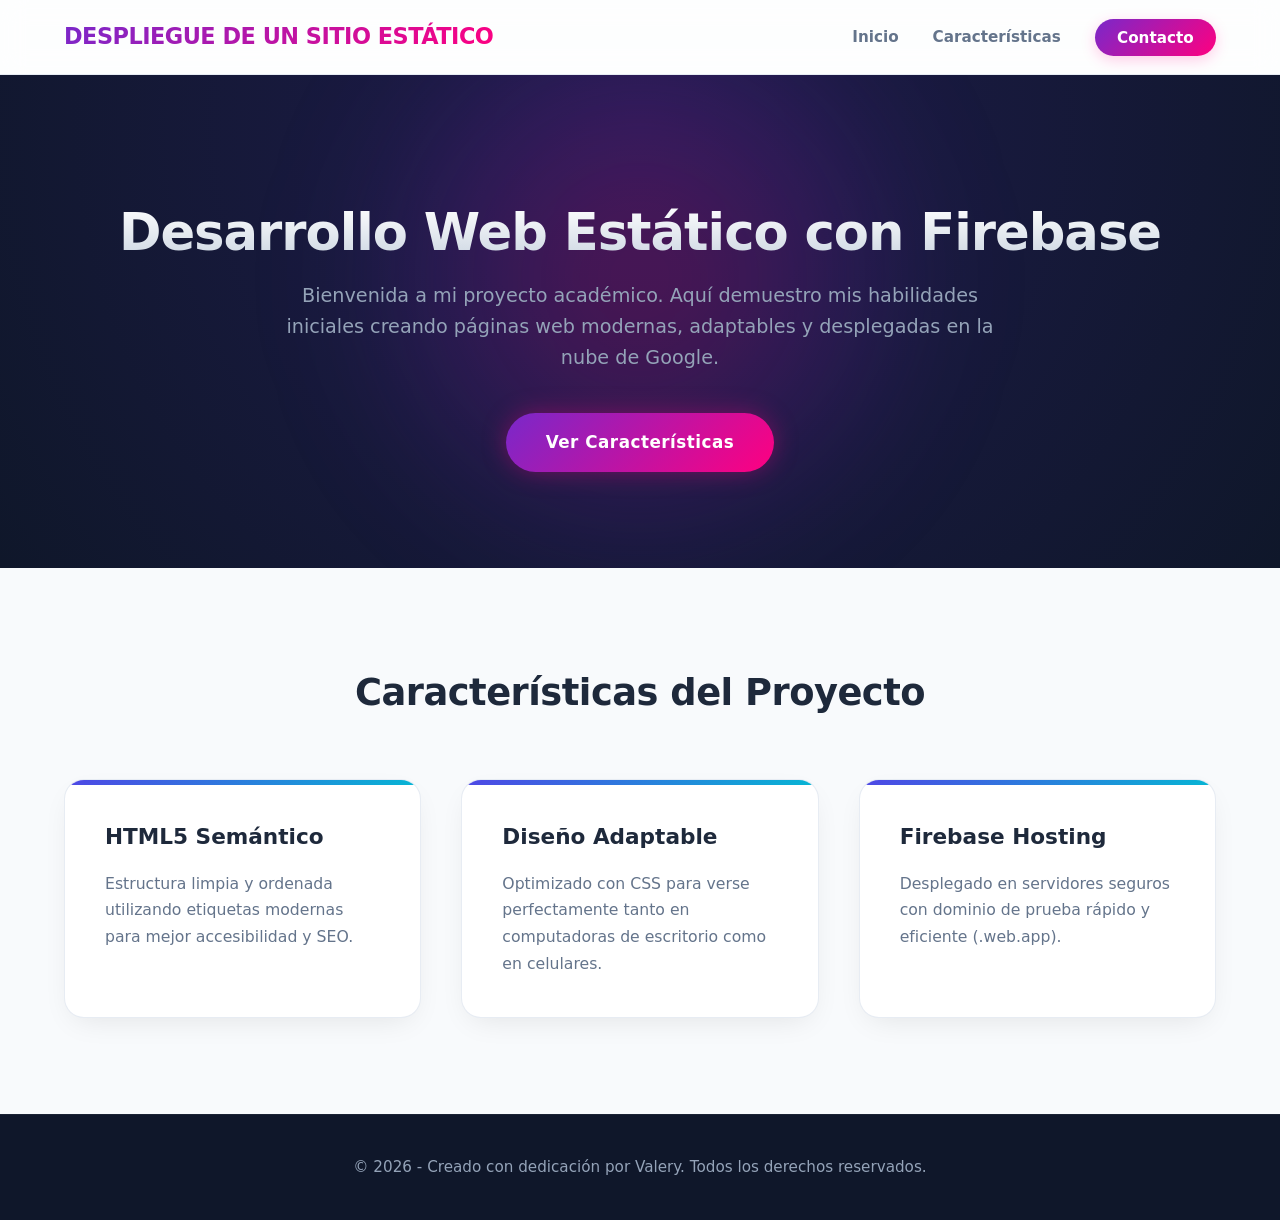
<file: index.html>
<!DOCTYPE html>
<html lang="es">
<head>
    <meta charset="UTF-8">
    <meta name="viewport" content="width=device-width, initial-scale=1.0">
    <title>Portafolio de Valery | Desarrollo Web</title>
    <link rel="stylesheet" href="style.css">
</head>
<body>
    <!-- Encabezado -->
    <header class="header">
        <div class="container">
            <h1 class="logo">DESPLIEGUE DE UN SITIO ESTÁTICO</h1>
            <nav>
                <a href="#inicio">Inicio</a>
                <a href="#caracteristicas">Características</a>
                <a href="#contacto" class="btn-nav">Contacto</a>
            </nav>
        </div>
    </header>

    <!-- Sección Principal (Hero) -->
    <section id="inicio" class="hero">
        <div class="container hero-content">
            <h2>Desarrollo Web Estático con Firebase</h2>
            <p>Bienvenida a mi proyecto académico. Aquí demuestro mis habilidades iniciales creando páginas web modernas, adaptables y desplegadas en la nube de Google.</p>
            <a href="#caracteristicas" class="cta-button">Ver Características</a>
        </div>
    </section>

    <!-- Sección de Características -->
    <section id="caracteristicas" class="features">
        <div class="container">
            <h3>Características del Proyecto</h3>
            <div class="cards-grid">
                <div class="card">
                    <h4>HTML5 Semántico</h4>
                    <p>Estructura limpia y ordenada utilizando etiquetas modernas para mejor accesibilidad y SEO.</p>
                </div>
                <div class="card">
                    <h4>Diseño Adaptable</h4>
                    <p>Optimizado con CSS para verse perfectamente tanto en computadoras de escritorio como en celulares.</p>
                </div>
                <div class="card">
                    <h4>Firebase Hosting</h4>
                    <p>Desplegado en servidores seguros con dominio de prueba rápido y eficiente (.web.app).</p>
                </div>
            </div>
        </div>
    </section>

    <!-- Pie de página -->
    <footer class="footer">
        <div class="container">
            <p>&copy; 2026 - Creado con dedicación por Valery. Todos los derechos reservados.</p>
        </div>
    </footer>
</body>
</html>
</file>
<file: style.css>
/* ==========================================================================
   Variables y Configuración Global
   ========================================================================== */
:root {
    --primary-gradient: linear-gradient(135deg, #7928CA 0%, #FF0080 100%);
    --secondary-gradient: linear-gradient(135deg, #4F46E5 0%, #06B6D4 100%);
    --accent-color: #FF0080;
    --bg-dark: #0f172a;
    --bg-card: rgba(255, 255, 255, 0.85);
    --text-primary: #1e293b;
    --text-secondary: #64748b;
    --shadow-soft: 0 10px 30px -10px rgba(0, 0, 0, 0.1);
    --shadow-glow: 0 0 25px rgba(255, 0, 128, 0.35);
    --transition: all 0.3s cubic-bezier(0.4, 0, 0.2, 1);
}

/* Reset y Base */
* {
    margin: 0;
    padding: 0;
    box-sizing: border-box;
    scroll-behavior: smooth;
}

body {
    font-family: 'Inter', system-ui, -apple-system, BlinkMacSystemFont, 'Segoe UI', Roboto, sans-serif;
    color: var(--text-primary);
    background-color: #f8fafc;
    line-height: 1.6;
    overflow-x: hidden;
}

.container {
    width: 90%;
    max-width: 1200px;
    margin: 0 auto;
}

/* ==========================================================================
   Encabezado (Glassmorphism Sticky Header)
   ========================================================================== */
.header {
    position: sticky;
    top: 0;
    z-index: 1000;
    background: rgba(255, 255, 255, 0.75);
    backdrop-filter: blur(12px);
    -webkit-backdrop-filter: blur(12px);
    border-bottom: 1px solid rgba(226, 232, 240, 0.8);
    transition: var(--transition);
}

.header .container {
    display: flex;
    justify-content: space-between;
    align-items: center;
    padding: 1.2rem 0;
}

.logo {
    font-size: 1.4rem;
    font-weight: 800;
    background: var(--primary-gradient);
    -webkit-background-clip: text;
    -webkit-text-fill-color: transparent;
    letter-spacing: -0.5px;
}

nav a {
    text-decoration: none;
    color: var(--text-secondary);
    margin-left: 1.8rem;
    font-weight: 600;
    font-size: 0.95rem;
    transition: var(--transition);
    position: relative;
}

nav a:not(.btn-nav):hover {
    color: var(--accent-color);
}

nav a:not(.btn-nav)::after {
    content: '';
    position: absolute;
    width: 0%;
    height: 2px;
    bottom: -4px;
    left: 0;
    background: var(--primary-gradient);
    transition: var(--transition);
    border-radius: 2px;
}

nav a:not(.btn-nav):hover::after {
    width: 100%;
}

.btn-nav {
    background: var(--primary-gradient);
    color: #fff !important;
    padding: 0.6rem 1.4rem;
    border-radius: 30px;
    box-shadow: 0 4px 15px rgba(255, 0, 128, 0.2);
}

.btn-nav:hover {
    transform: translateY(-2px);
    box-shadow: var(--shadow-glow);
}

/* ==========================================================================
   Sección Principal (Hero Section con Gradientes Dinámicos)
   ========================================================================== */
.hero {
    position: relative;
    padding: 8rem 0 6rem 0;
    background: radial-gradient(circle at 50% 10%, #1e1b4b 0%, #0f172a 100%);
    color: #fff;
    text-align: center;
    overflow: hidden;
}

/* Fondo con efecto de luz difusa */
.hero::before {
    content: '';
    position: absolute;
    top: -20%;
    left: 50%;
    transform: translateX(-50%);
    width: 600px;
    height: 600px;
    background: radial-gradient(circle, rgba(255,0,128,0.25) 0%, rgba(121,40,202,0.15) 50%, transparent 70%);
    filter: blur(60px);
    pointer-events: none;
}

.hero-content {
    position: relative;
    z-index: 2;
    animation: fadeInUp 1s ease-out;
}

.hero-content h2 {
    font-size: 3.2rem;
    font-weight: 900;
    line-height: 1.15;
    margin-bottom: 1.2rem;
    letter-spacing: -1px;
    background: linear-gradient(180deg, #FFFFFF 0%, #CBD5E1 100%);
    -webkit-background-clip: text;
    -webkit-text-fill-color: transparent;
}

.hero-content p {
    font-size: 1.2rem;
    max-width: 720px;
    margin: 0 auto 2.5rem auto;
    color: #94a3b8;
    font-weight: 400;
}

/* Botón CTA con efecto Glow / Pulso */
.cta-button {
    display: inline-block;
    background: var(--primary-gradient);
    color: #fff;
    padding: 1rem 2.5rem;
    border-radius: 50px;
    text-decoration: none;
    font-weight: 700;
    font-size: 1.05rem;
    letter-spacing: 0.5px;
    box-shadow: var(--shadow-glow);
    transition: var(--transition);
    animation: pulse 3s infinite;
}

.cta-button:hover {
    transform: translateY(-3px) scale(1.03);
    box-shadow: 0 0 35px rgba(255, 0, 128, 0.6);
}

/* ==========================================================================
   Sección de Características (Tarjetas Interactivas)
   ========================================================================== */
.features {
    padding: 6rem 0;
    background-color: #f8fafc;
}

.features h3 {
    text-align: center;
    font-size: 2.3rem;
    font-weight: 800;
    margin-bottom: 3.5rem;
    color: var(--text-primary);
    letter-spacing: -0.5px;
}

.cards-grid {
    display: grid;
    grid-template-columns: repeat(auto-fit, minmax(300px, 1fr));
    gap: 2.5rem;
}

.card {
    background: #ffffff;
    padding: 2.5rem;
    border-radius: 20px;
    border: 1px solid rgba(226, 232, 240, 0.8);
    box-shadow: var(--shadow-soft);
    transition: var(--transition);
    position: relative;
    overflow: hidden;
}

.card::before {
    content: '';
    position: absolute;
    top: 0;
    left: 0;
    width: 100%;
    height: 5px;
    background: var(--secondary-gradient);
    transition: var(--transition);
}

.card:hover {
    transform: translateY(-10px);
    box-shadow: 0 20px 40px -15px rgba(0, 0, 0, 0.12);
    border-color: rgba(79, 70, 229, 0.3);
}

.card:hover::before {
    height: 8px;
    background: var(--primary-gradient);
}

.card h4 {
    font-size: 1.35rem;
    font-weight: 700;
    margin-bottom: 1rem;
    color: var(--text-primary);
}

.card p {
    color: var(--text-secondary);
    font-size: 0.98rem;
    line-height: 1.7;
}

/* ==========================================================================
   Pie de página (Footer)
   ========================================================================== */
.footer {
    background: #0f172a;
    color: #64748b;
    text-align: center;
    padding: 2.5rem 0;
    font-size: 0.95rem;
    border-top: 1px solid rgba(255, 255, 255, 0.05);
}

.footer p {
    color: #94a3b8;
}

/* ==========================================================================
   Estilos Especiales para la Página de Error 404
   ========================================================================== */
.error-body {
    background: #0f172a;
}

.error-body .hero-content h2 {
    font-size: 7rem;
    font-weight: 900;
    background: var(--primary-gradient);
    -webkit-background-clip: text;
    -webkit-text-fill-color: transparent;
    margin-bottom: 0.5rem;
}

.error-body .hero-content h3 {
    font-size: 2rem;
    color: #ffffff;
    margin-bottom: 1rem;
}

/* ==========================================================================
   Keyframes y Animaciones
   ========================================================================== */
@keyframes fadeInUp {
    from {
        opacity: 0;
        transform: translateY(30px);
    }
    to {
        opacity: 1;
        transform: translateY(0);
    }
}

@keyframes pulse {
    0% {
        box-shadow: 0 0 0 0 rgba(255, 0, 128, 0.4);
    }
    70% {
        box-shadow: 0 0 0 18px rgba(255, 0, 128, 0);
    }
    100% {
        box-shadow: 0 0 0 0 rgba(255, 0, 128, 0);
    }
}

/* ==========================================================================
   Diseño Adaptable (Responsive Media Queries)
   ========================================================================== */
@media (max-width: 768px) {
    .header .container {
        flex-direction: column;
        gap: 1.2rem;
    }

    nav a {
        margin: 0 0.8rem;
    }

    .hero {
        padding: 6rem 0 4rem 0;
    }

    .hero-content h2 {
        font-size: 2.2rem;
    }

    .hero-content p {
        font-size: 1.05rem;
    }

    .error-body .hero-content h2 {
        font-size: 5rem;
    }
}
</file>
